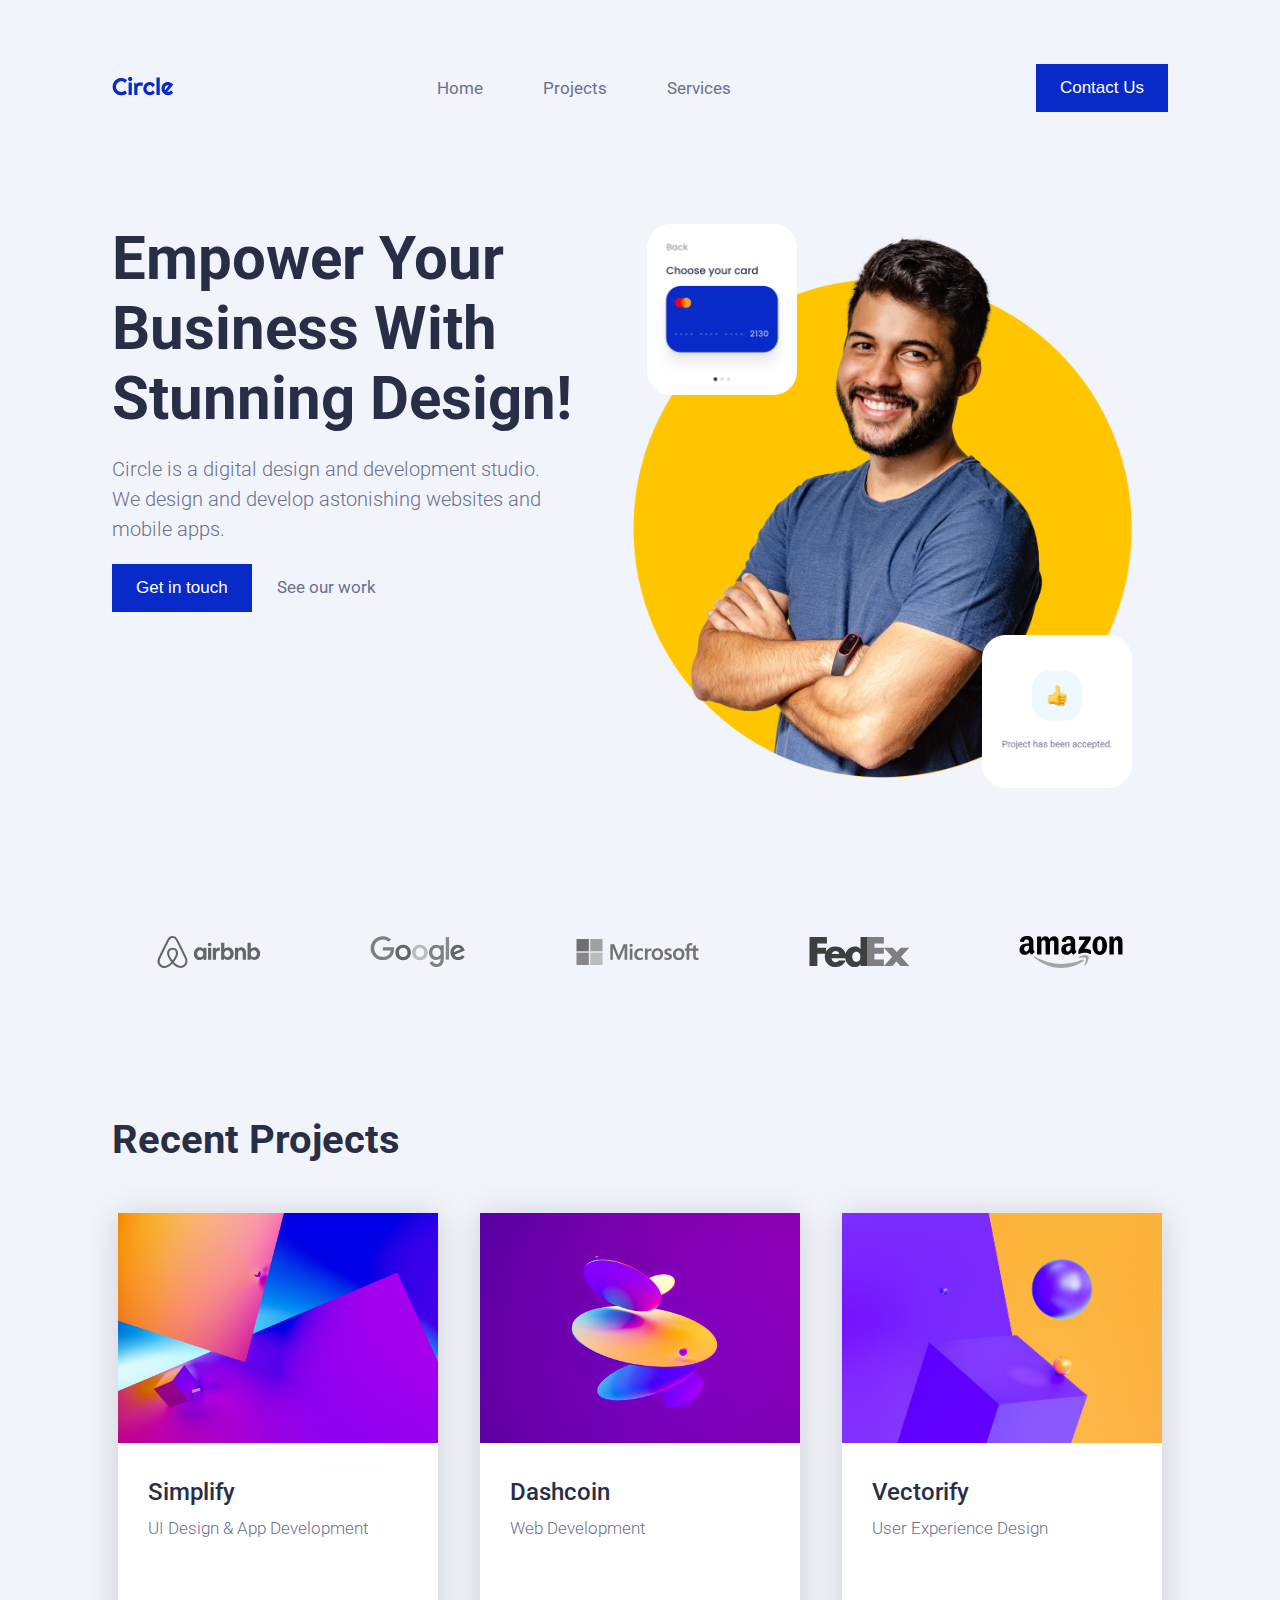
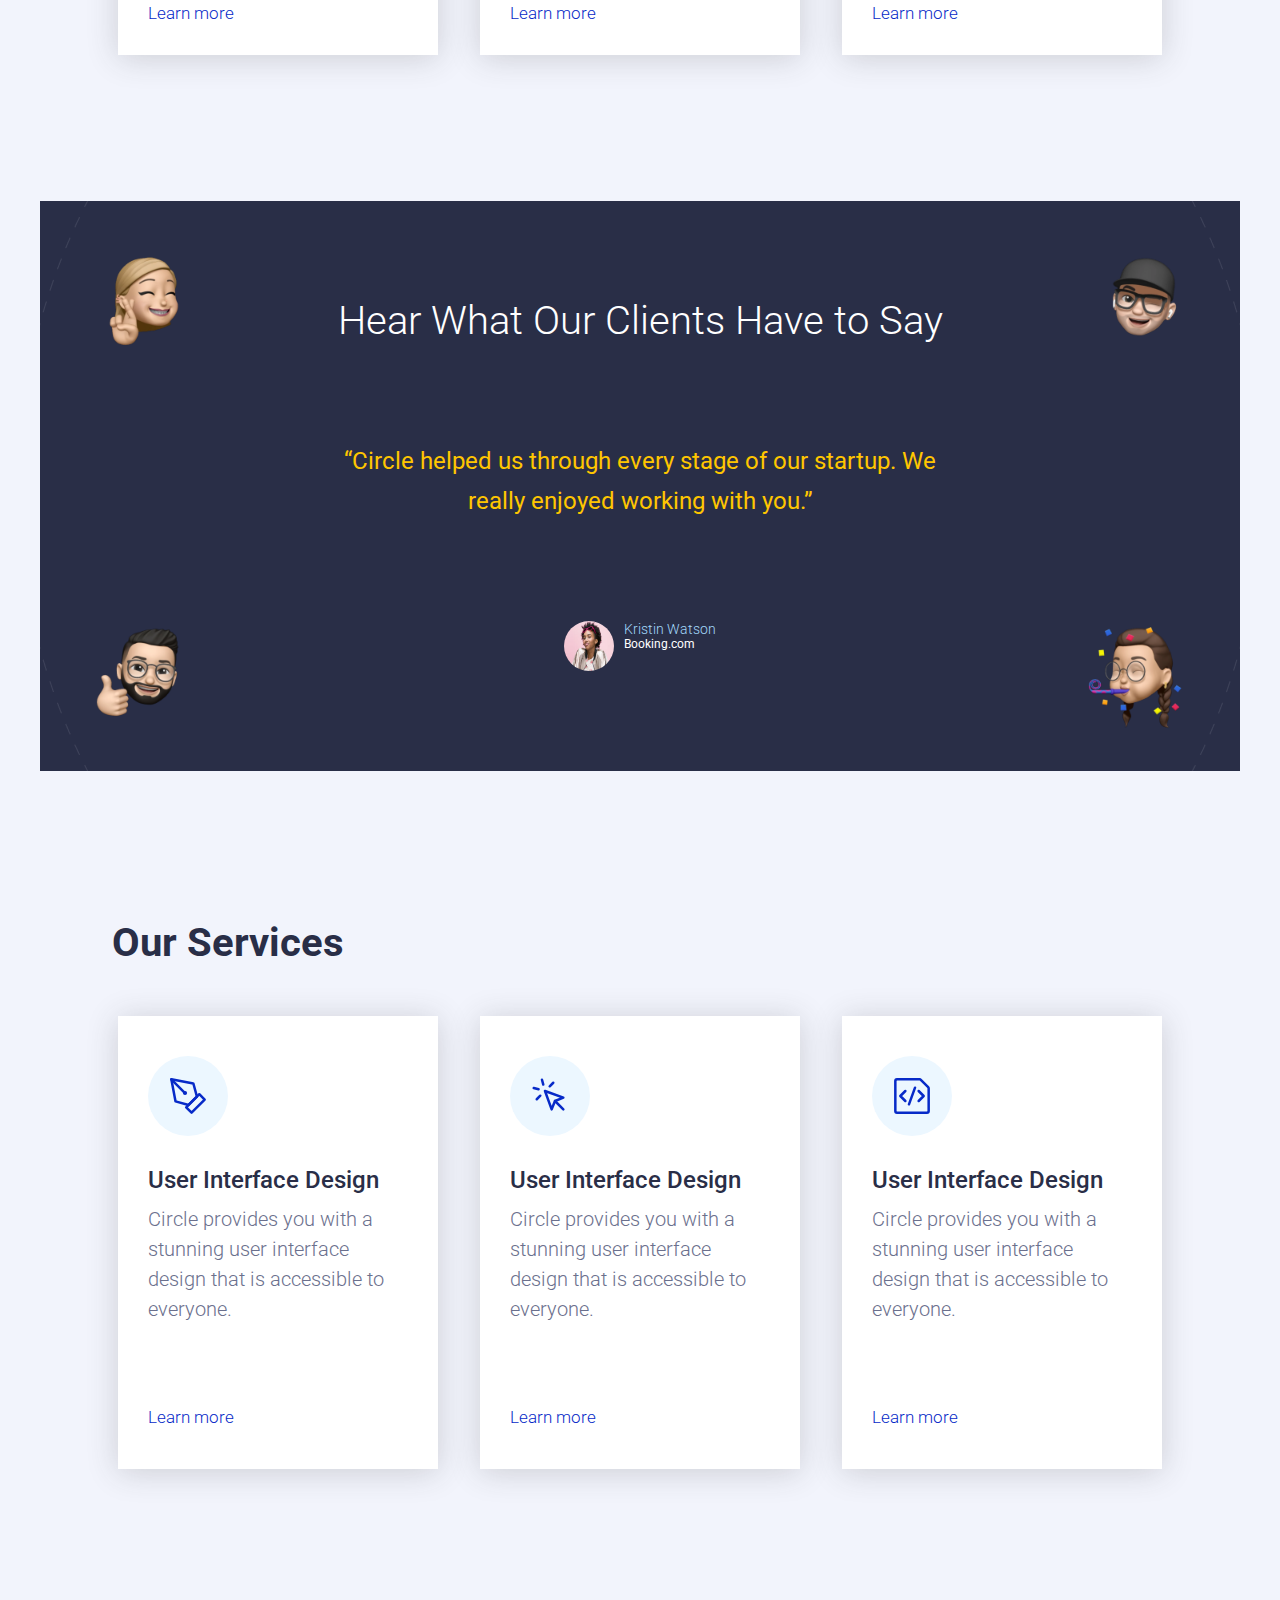
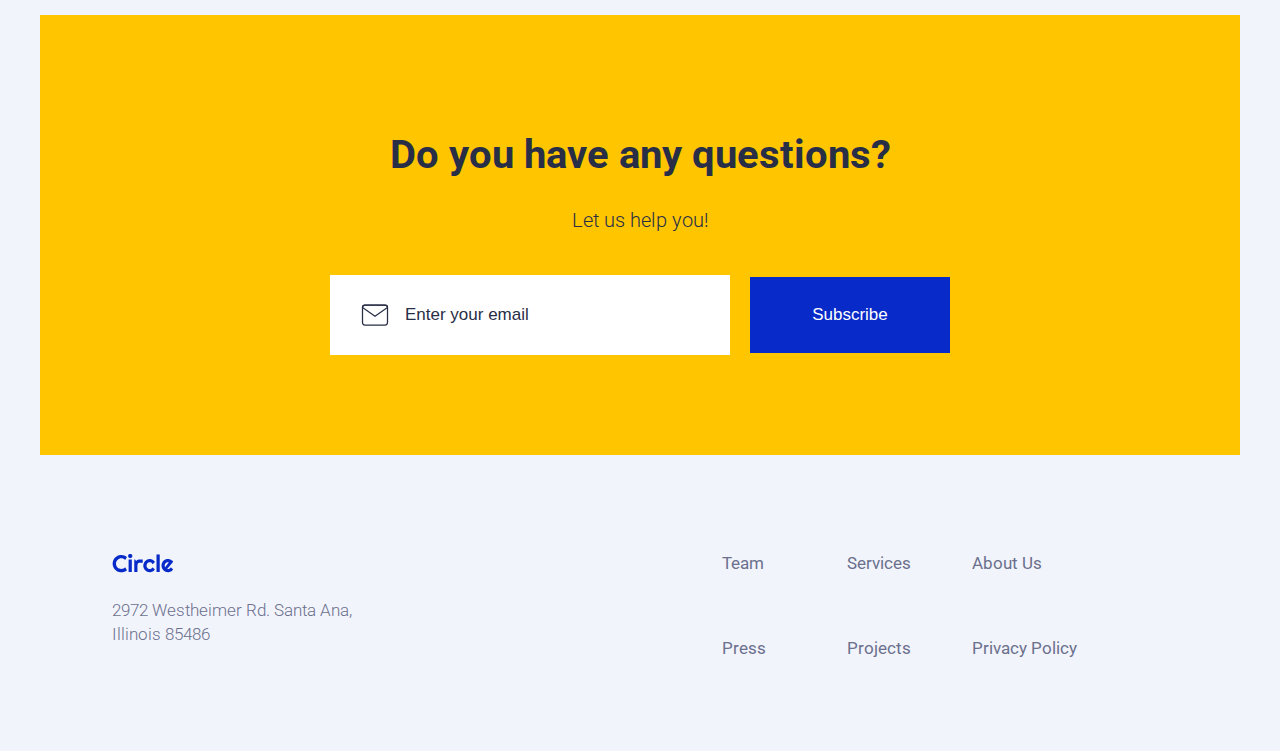
<file: index.html>
<!DOCTYPE html>
<html lang="en">

<head>
    <meta charset="UTF-8">
    <meta http-equiv="X-UA-Compatible" content="IE=edge">
    <meta name="viewport" content="width=device-width, initial-scale=1.0">
    <title>Circle Mid Project</title>
    <link type="text/css" rel="stylesheet" href="./main.css">
    <link type="text/css" rel="stylesheet" href="./index.css">
</head>

<body>
    <!-- Header -->
    <header class="large-padding">
        <a href="/index.html" class="circle-logo">
            <img alt="Circle Logo" src="./project-assets/logos/circle.svg">
        </a>
        <nav class="nav-bar">
            <ul class="nav-menu">
                <li class="nav-item">
                    <a href="/index.html" class="nav-link">Home</a>
                </li>
                <li class="nav-item">
                    <a href="./project-page/project-page.html" class="nav-link">Projects</a>
                </li>
                <li class="nav-item">
                    <a href="" class="nav-link">Services</a>
                </li>
                <li class="nav-item">
                    <a href="./contact-us-page/contact-us-page.html" class="nav-link contact-us">Contact Us</a>
                </li>
            </ul>
            <div class="hamburger">
                <span class="bar"></span>
                <span class="bar"></span>
                <span class="bar"></span>
            </div>
        </nav>
            <button class="contact-us-button">Contact Us</button>
    </header>
    <!-- Section 1 -->
    <section class="section-one large-padding">
        <div class="content-one">
            <h1>Empower Your Business With Stunning Design!</h1>
            <p class="body-regular">Circle is a digital design and development studio. We design and develop astonishing
                websites and mobile apps. </p>
            <div class="buttons-part">
                <button class="get-in-touch">Get in touch</button>
                <a class="see-work-button">See our work</a>
            </div>
        </div>
        <div class="hero-section">
            <img alt="Card 1" width="100%" src="./project-assets/hero-section/hero-image.png">
            <img alt="Card 1" class="card-1" src="./project-assets/hero-section/card-1.png">
            <img alt="Card 2" class="card-2" src="./project-assets/hero-section/card-2.png">
        </div>
    </section>
    <!-- Clients Logo -->
    <section class="client-logos large-padding">
        <img alt="Airbnb Logo" src="./project-assets/logos/airbnb-logo.svg">
        <img alt="Google Logo" src="./project-assets/logos/google-logo.svg">
        <img alt="Microsoft Logo" src="./project-assets/logos/microsoft-logo.svg">
        <img alt="FedEx Logo" src="./project-assets/logos/fedex-logo.svg">
        <img alt="Amazon Logo" src="./project-assets/logos/amazon-logo.svg">
    </section>
    <!-- Projects -->
    <section class="projects large-padding">
        <h2>Recent Projects</h2>
        <div class="card-projects">
            <div class="card">
                <img alt="Simplify Project" width="100%" src="./project-assets/projects-section/1.jpg">
                <div class="text-cards">
                    <h3>Simplify</h3>
                    <p class="headline-regular">UI Design & App Development</p>
                    <a href="./project-page/project-page.html" class="card-link">Learn more</a>
                </div>
            </div>
            <div class="card">
                <img alt="Dashcoin Project" width="100%" src="./project-assets/projects-section/2.jpg">
                <div class="text-cards">
                    <h3>Dashcoin</h3>
                    <p class="headline-regular">Web Development</p>
                    <a href="" class="card-link">Learn more</a>
                </div>
            </div>
            <div class="card">
                <img alt="Vectorify Project" width="100%" src="./project-assets/projects-section/3.jpg">
                <div class="text-cards">
                    <h3>Vectorify</h3>
                    <p class="headline-regular">User Experience Design</p>
                    <a href="" class="card-link">Learn more</a>
                </div>
            </div>
        </div>
    </section>
    <!-- Testimonials -->
    <section class="testimonial-section small-padding">
        <img class="blonde" alt="Memoji 1" src="./project-assets/testimonial-section/memoji-1.png">
        <img class="cap" alt="Memoji 2" src="./project-assets/testimonial-section/memoji-2.png">
        <img class="glasses" alt="Memoji 3" src="./project-assets/testimonial-section/memoji-3.png">
        <img class="party" alt="Memoji 4" src="./project-assets/testimonial-section/memoji-4.png">
        <h2>Hear What Our Clients Have to Say</h2>
        <p class="testimonial-text">“Circle helped us through every stage of our startup. We really enjoyed working with
            you.”</p>
        <div class="clients-information">
            <img class="client" alt="Client Profile" src="./project-assets/testimonial-section/profile.png">
            <div class="client-box">
                <h6>Kristin Watson</h6>
                <p class="client-text">Booking.com</p>
            </div>
        </div>
        </div>
    </section>
    <!-- Services -->
    <section class="services large-padding">
        <h2>Our Services</h2>
        <div class="card-container">
            <div class="card-service">
                <div class="rounded">
                    <img alt="Arrow Icon" class="card-icon" src="./project-assets/services-section/icons/1.svg">
                </div>
                <div class="text-cards">
                    <h3>User Interface Design</h3>
                    <p class="body-regular">Circle provides you with a stunning user interface design that is accessible
                        to
                        everyone.</p>
                    <a href="" class="card-link">Learn more</a>
                </div>
            </div>
            <div class="card-service">
                <div class="rounded">
                    <img alt="Arrow Icon" class="card-icon" src="./project-assets/services-section/icons/2.svg">
                </div>
                <div class="text-cards">
                    <h3>User Interface Design</h3>
                    <p class="body-regular">Circle provides you with a stunning user interface design that is accessible
                        to
                        everyone.</p>
                    <a href="" class="card-link">Learn more</a>
                </div>
            </div>
            <div class="card-service">
                <div class="rounded">
                    <img alt="Arrow Icon" class="card-icon" src="./project-assets/services-section/icons/3.svg">
                </div>
                <div class="text-cards">
                    <h3>User Interface Design</h3>
                    <p class="body-regular">Circle provides you with a stunning user interface design that is accessible
                        to
                        everyone.</p>
                    <a href="" class="card-link">Learn more</a>
                </div>
            </div>
        </div>
    </section>
    <!-- CTA -->
    <section class="cta-container small-padding">
        <h2>Do you have any questions?</h2>
        <p class="body-regular">Let us help you!</p>
        <div class="input-container">
            <input class="input" type="email" id="email" name="email" placeholder="Enter your email">
            <div class="button-subscribe">
                <button class="subscribe">Subscribe</button>
            </div>
        </div>
    </section>
    <!-- Footer -->
    <footer class="footer large-padding">
        <div class="circle-info">
            <img alt="Circle Logo" src="./project-assets/logos/circle.svg">
            <p class="headline-regular">2972 Westheimer Rd. Santa Ana, Illinois 85486</p>
        </div>
        <div class="links">
            <a href="" class="footer-link">Team</a>
            <a href="" class="footer-link">Services</a>
            <a href="" class="footer-link">About Us</a>
            <a href="" class="footer-link">Press</a>
            <a href="" class="footer-link">Projects</a>
            <a href="" class="footer-link">Privacy Policy</a>
        </div>
    </footer>
</body>

<script src="/main.js"></script>

</html>
</file>
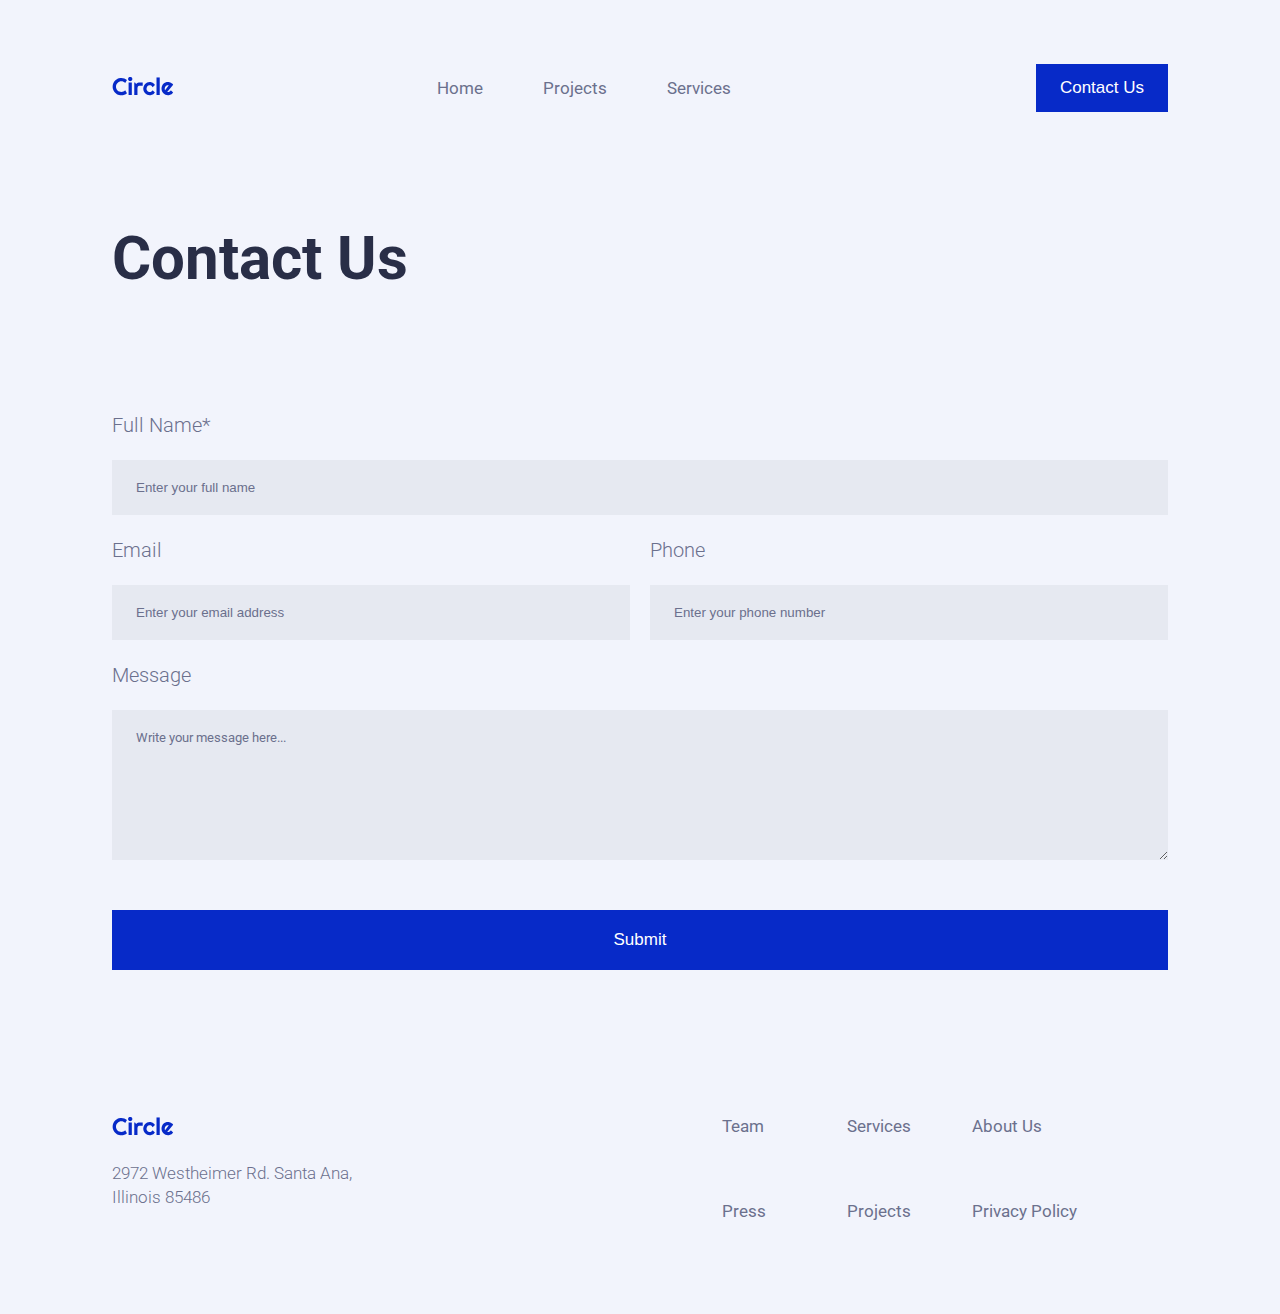
<file: contact-us-page/contact-us-page.html>
<!DOCTYPE html>
<html lang="en">

<head>
    <meta charset="UTF-8">
    <meta http-equiv="X-UA-Compatible" content="IE=edge">
    <meta name="viewport" content="width=device-width, initial-scale=1.0">
    <title>Contact Us</title>
    <link type="text/css" rel="stylesheet" href="../main.css">
    <link type="text/css" rel="stylesheet" href="../index.css">
    <link type="text/css" rel="stylesheet" href="./contact-us-page.css">
</head>

<body>
    <!-- Header -->
    <header class="large-padding">
        <a href="../index.html" class="circle-logo">
            <img alt="Circle Logo" src="../project-assets/logos/circle.svg">
        </a>
        <nav class="nav-bar">
            <ul class="nav-menu">
                <li class="nav-item">
                    <a href="../index.html" class="nav-link">Home</a>
                </li>
                <li class="nav-item">
                    <a href="../project-page/project-page.html" class="nav-link">Projects</a>
                </li>
                <li class="nav-item">
                    <a href="" class="nav-link">Services</a>
                </li>
                <li class="nav-item">
                    <a href="./contact-us-page.html" class="nav-link contact-us">Contact Us</a>
                </li>
            </ul>
            <div class="hamburger">
                <span class="bar"></span>
                <span class="bar"></span>
                <span class="bar"></span>
            </div>
        </nav>
        <button class="contact-us-button">Contact Us</button>
    </header>
    <!-- Title -->
    <section class="section-text large-padding">
        <div class="Title">
            <h1>Contact Us</h1>
        </div>
    </section>
    <!-- Contact Form -->
    <div class="contact-us-form large-padding">
        <form action="">
        <div class="input-box">
          <label class="body-regular" for="fname">Full Name*</label>
          <input type="text" id="fname" name="firstname" placeholder="Enter your full name">
        </div>
        <div class="second-line">
        <div class="input-box">
          <label class="body-regular" for="email">Email</label>
          <input type="email" id="email-contact" name="email-input" placeholder="Enter your email address">
        </div>
        <div class="input-box">
          <label class="body-regular" for="phone">Phone</label>
          <input type="tel" id="phone" name="phone-input" placeholder="Enter your phone number">
        </div>
        </div>
        <div class="input-box">
          <label class="body-regular" for="message">Message</label>
          <textarea id="message" name="message" placeholder="Write your message here..."></textarea>
        </div>

        <input class="submit-button" type="button" value="Submit">

    </div>
        </form>
      </div>

    <!-- Footer -->
    <footer class="footer large-padding">
        <div class="circle-info">
            <img alt="Circle Logo" src="../project-assets/logos/circle.svg">
            <p class="headline-regular">2972 Westheimer Rd. Santa Ana, Illinois 85486</p>
        </div>
        <div class="links">
            <a href="" class="footer-link">Team</a>
            <a href="" class="footer-link">Services</a>
            <a href="" class="footer-link">About Us</a>
            <a href="" class="footer-link">Press</a>
            <a href="../project-page/project-page.html" class="footer-link">Projects</a>
            <a href="" class="footer-link">Privacy Policy</a>
        </div>
    </footer>
</body>

<script src="../main.js"></script>
<script src="contact-us-page.js"></script>

</html>
</file>
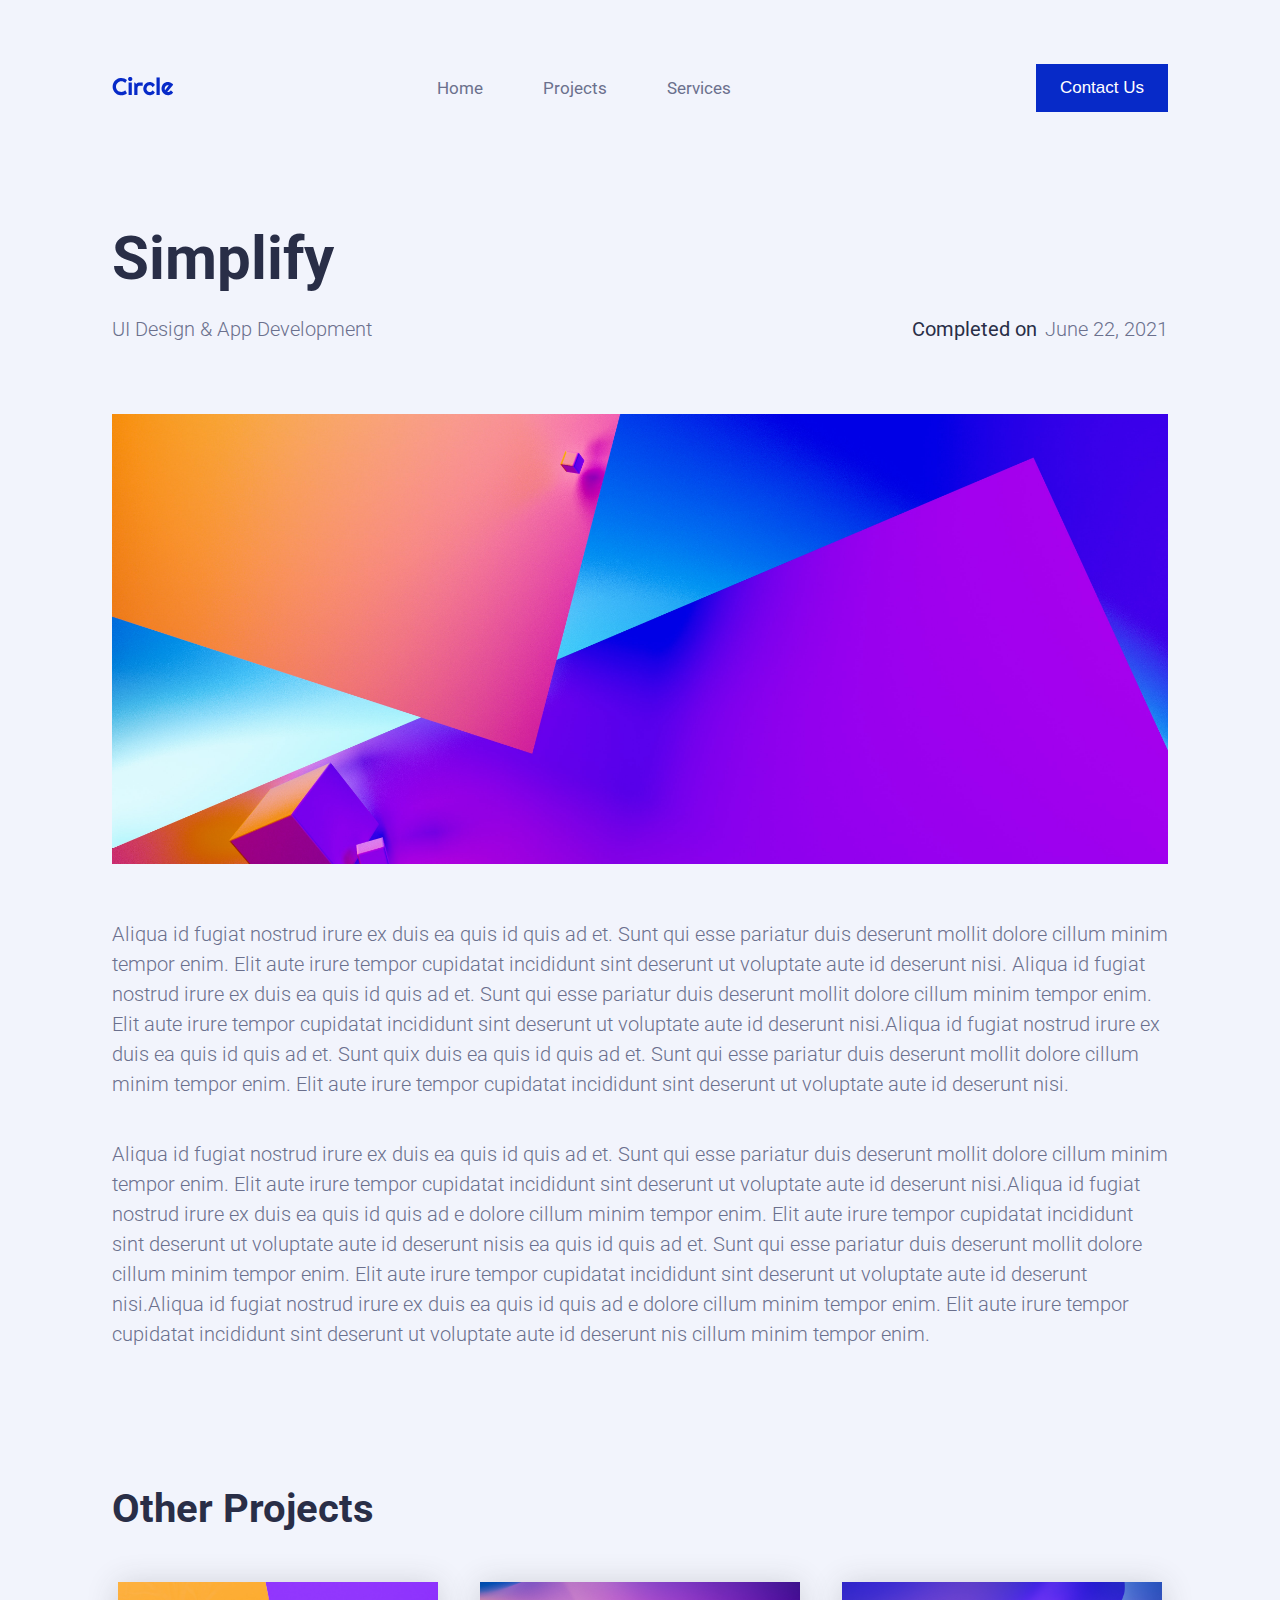
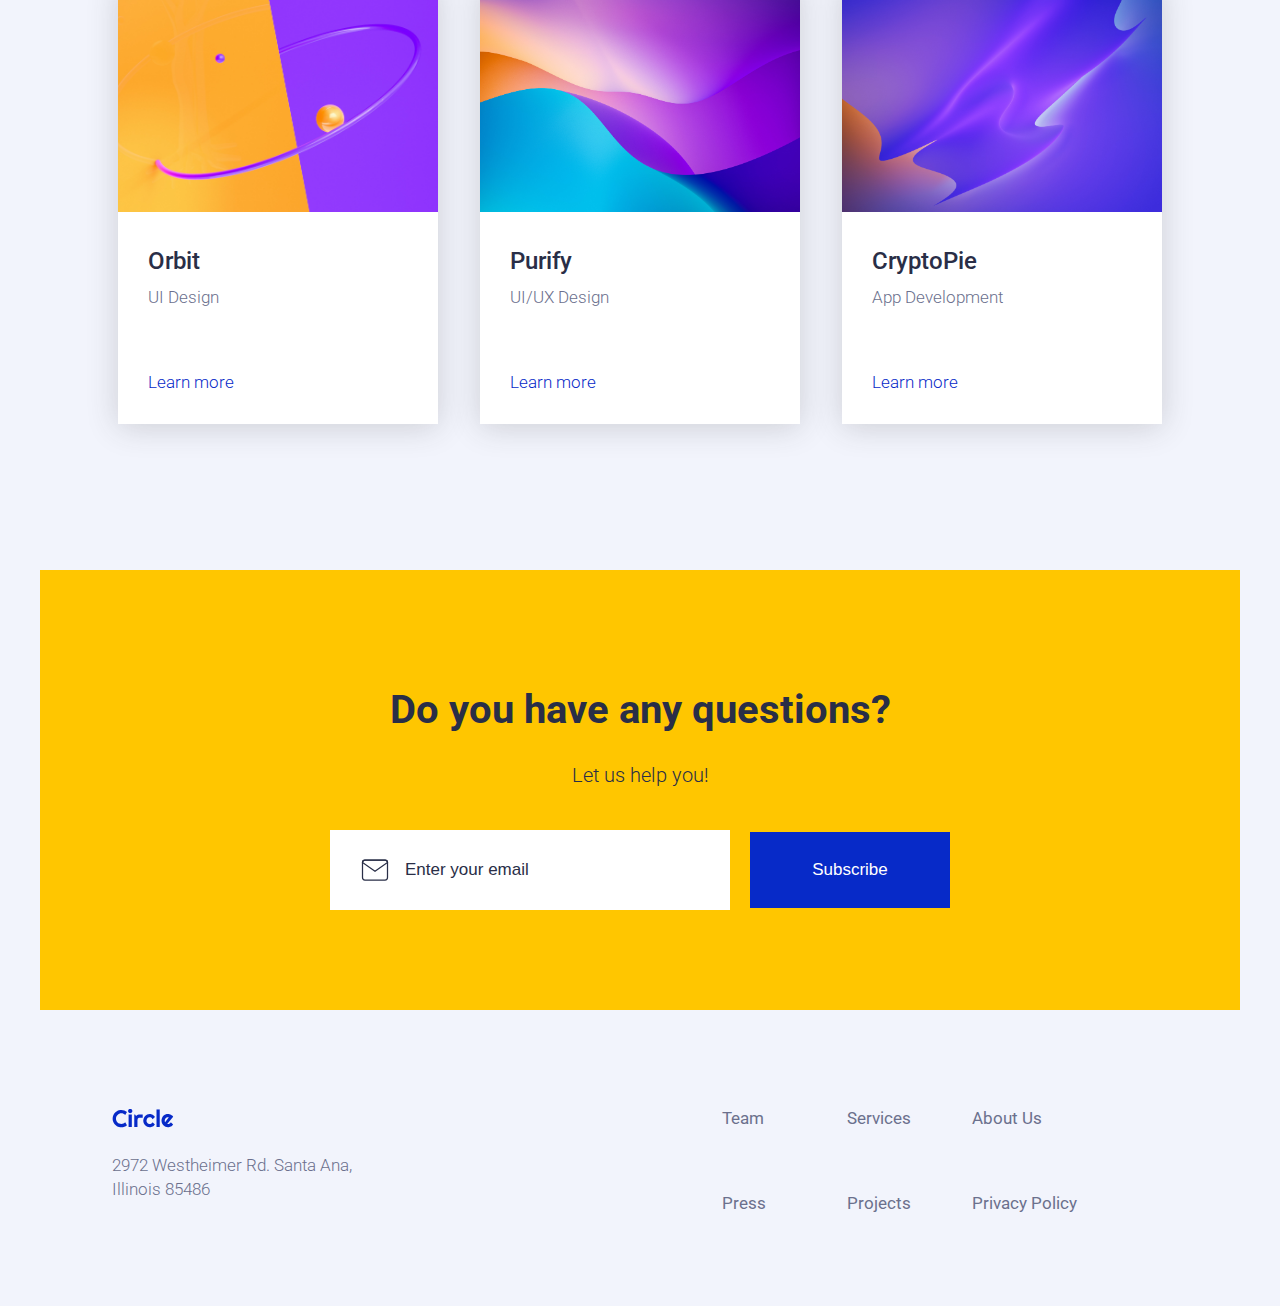
<file: project-page/project-page.html>
<!DOCTYPE html>
<html lang="en">

<head>
    <meta charset="UTF-8">
    <meta http-equiv="X-UA-Compatible" content="IE=edge">
    <meta name="viewport" content="width=device-width, initial-scale=1.0">
    <title>Project Page</title>
    <link type="text/css" rel="stylesheet" href="../main.css">
    <link type="text/css" rel="stylesheet" href="../index.css">
    <link type="text/css" rel="stylesheet" href="./project-page.css">
</head>

<body>
    <!-- Header -->
    <header class="large-padding">
        <a href="../index.html" class="circle-logo">
            <img alt="Circle Logo" src="../project-assets/logos/circle.svg">
        </a>
        <nav class="nav-bar">
            <ul class="nav-menu">
                <li class="nav-item">
                    <a href="../index.html" class="nav-link">Home</a>
                </li>
                <li class="nav-item">
                    <a href="./project-page.html" class="nav-link">Projects</a>
                </li>
                <li class="nav-item">
                    <a href="" class="nav-link">Services</a>
                </li>
                <li class="nav-item">
                    <a href="../contact-us-page/contact-us-page.html" class="nav-link contact-us">Contact Us</a>
                </li>
            </ul>
            <div class="hamburger">
                <span class="bar"></span>
                <span class="bar"></span>
                <span class="bar"></span>
            </div>
        </nav>
        <button class="contact-us-button">Contact Us</button>
    </header>
    <!-- Section 1 -->
    <section class="section-text large-padding">
        <div class="Title">
            <h1>Simplify</h1>
            <div class="subtitle">
                <p class="body-regular">UI Design & App Development</p>
                <aside class="body-regular blog-information"><span class="body-regular span-blog-information">Completed
                        on</span>June 22, 2021</aside>
            </div>
        </div>
        <div class="image-card">
            <img alt="Card 1" width="100%" src="../project-assets/projects-section/1.jpg">
        </div>
        <div class="text-image">
            <p class="body-regular">Aliqua id fugiat nostrud irure ex duis ea quis id quis ad et. Sunt qui esse pariatur
                duis deserunt mollit dolore cillum minim tempor enim. Elit aute irure tempor cupidatat incididunt sint
                deserunt ut voluptate aute id deserunt nisi. Aliqua id fugiat nostrud irure ex duis ea quis id quis ad
                et. Sunt qui esse pariatur duis deserunt mollit dolore cillum minim tempor enim. Elit aute irure tempor
                cupidatat incididunt sint deserunt ut voluptate aute id deserunt nisi.Aliqua id fugiat nostrud irure ex
                duis ea quis id quis ad et. Sunt quix duis ea quis id quis ad et. Sunt qui esse pariatur duis deserunt
                mollit dolore cillum minim tempor enim. Elit aute irure tempor cupidatat incididunt sint deserunt ut
                voluptate aute id deserunt nisi.</p>
            <p class="body-regular">Aliqua id fugiat nostrud irure ex duis ea quis id quis ad et. Sunt qui esse pariatur
                duis deserunt mollit dolore cillum minim tempor enim. Elit aute irure tempor cupidatat incididunt sint
                deserunt ut voluptate aute id deserunt nisi.Aliqua id fugiat nostrud irure ex duis ea quis id quis ad e
                dolore cillum minim tempor enim. Elit aute irure tempor cupidatat incididunt sint deserunt ut voluptate
                aute id deserunt nisis ea quis id quis ad et. Sunt qui esse pariatur duis deserunt mollit dolore cillum
                minim tempor enim. Elit aute irure tempor cupidatat incididunt sint deserunt ut voluptate aute id
                deserunt nisi.Aliqua id fugiat nostrud irure ex duis ea quis id quis ad e dolore cillum minim tempor
                enim. Elit aute irure tempor cupidatat incididunt sint deserunt ut voluptate aute id deserunt nis cillum
                minim tempor enim. </p>
        </div>
    </section>
    <!-- Projects -->
    <section class="projects large-padding">
        <h2>Other Projects</h2>
        <div class="card-projects">
            <div class="card">
                <img alt="Orbit Project" width="100%" src="../project-assets/projects-section/4.jpg">
                <div class="text-cards">
                    <h3>Orbit</h3>
                    <p class="headline-regular">UI Design</p>
                    <a href="" class="card-link">Learn more</a>
                </div>
            </div>
            <div class="card">
                <img alt="Purify Project" width="100%" src="../project-assets/projects-section/5.jpg">
                <div class="text-cards">
                    <h3>Purify</h3>
                    <p class="headline-regular">UI/UX Design</p>
                    <a href="" class="card-link">Learn more</a>
                </div>
            </div>
            <div class="card">
                <img alt="CryptoPie Project" width="100%" src="../project-assets/projects-section/6.jpg">
                <div class="text-cards">
                    <h3>CryptoPie</h3>
                    <p class="headline-regular">App Development</p>
                    <a href="" class="card-link">Learn more</a>
                </div>
            </div>
        </div>
    </section>
    <!-- CTA -->
    <section class="cta-container small-padding">
        <h2>Do you have any questions?</h2>
        <p class="body-regular">Let us help you!</p>
        <div class="input-container">
            <input class="input" type="email" id="email" name="email" placeholder="Enter your email">
            <div class="button-subscribe">
                <button class="subscribe">Subscribe</button>
            </div>
        </div>
    </section>
    <!-- Footer -->
    <footer class="footer large-padding">
        <div class="circle-info">
            <img alt="Circle Logo" src="../project-assets/logos/circle.svg">
            <p class="headline-regular">2972 Westheimer Rd. Santa Ana, Illinois 85486</p>
        </div>
        <div class="links">
            <a href="" class="footer-link">Team</a>
            <a href="" class="footer-link">Services</a>
            <a href="" class="footer-link">About Us</a>
            <a href="" class="footer-link">Press</a>
            <a href="./project-page.html" class="footer-link">Projects</a>
            <a href="" class="footer-link">Privacy Policy</a>
        </div>
    </footer>
</body>

<script src="../main.js"></script>

</html>
</file>
<file: main.css>
/* Font family */ 
@import url('https://fonts.googleapis.com/css2?family=Roboto:wght@400;500;700&display=swap');

/* Colors */ 

:root {
    --primary-default: #072AC8;
    --primary-hover: #a2d6f9;
    --primary-tapped: #d1edff;
    --neutral-dark: #292e47;
    --neutral-medium: #6b708d;
    --neutral-light: #f2f4fc;
    --neutral-lightBlue: #ecf7ff;
    --secondary: #ffc600;
    --accent: #43d2ff;
}

/* Page */ 

* {
    margin: 0; 
    padding: 0; 
    box-sizing: border-box;
    list-style: none;
}

body {
    font-family: 'Roboto';
    font-size: 20px;
    position: relative;
    background-color: var(--neutral-light);
    color: var(--neutral-medium); 
}

html, body{
    overflow-x: hidden !important;
  }

/* Text */ 

h1 {
    font-size: 40px; 
    line-height: 42px;
    font-weight: 700;
    color: var(--neutral-dark); 
}

h2 {
    font-size: 32px; 
    line-height: 28px;
    font-weight: 700;
    color: var(--neutral-dark); 
}

h3 {
    font-size: 24px; 
    line-height: 38px;
    font-weight: 500;
    color: var(--neutral-dark); 
}

body a {
    text-decoration: none;
    color: var(--neutral-medium);
}

.body-regular {
    font-size: 20px; 
    line-height: 30px;
    font-weight: 300;
    color: var(--neutral-medium);
    margin-bottom: 20px;
}

.headline-regular {
    font-size: 16px; 
    line-height: 24px;
    font-weight: 300;
    color: var(--neutral-medium);
}

.card-link {
    font-size: 16px; 
    line-height: 24px;
    font-weight: 300;
    color: var(--primary-default);
}

.card-link:hover {
    color: var(--primary-hover);
}

/* Media 800px */ 

@media only screen and (min-width: 800px) {
    h1 {
        font-size: 48px;
        line-height: 50px;
      }
      
    h2 {
        font-size: 30px;
        line-height: 47px;
      }
    
    h3 {
        font-size: 24px;
        line-height: 28px; 
      }

    .headline-regular {
        font-size: 17px; 
        line-height: 24px;
    }

    .card-link {
        font-size: 17px; 
        line-height: 24px;
    }
}

/* Media 1024px */ 

@media only screen and (min-width: 1024px) {
    h1 {
        font-size: 60px;
        line-height: 70px;
      }
      
    h2 {
        font-size: 40px;
        line-height: 47px;
      }
}

/* pagePaddings */ 

.large-padding {
    padding: 1rem 3rem 1rem 3rem;
  }

  @media(min-width: 800px){
    .large-padding{
        padding: 2rem 5rem 2rem 5rem;
      }
    }

  @media(min-width: 1024px){
  .large-padding{
      padding: 3rem 7rem 3rem 7rem ;
    }
  }

.small-padding {
    margin: 3rem auto;
  }
 
/* Button */ 

.contact-us-button {
    background-color: var(--primary-default);
    font-weight: 300;
    color: #fff;
    padding: 14px 24px;
    border: none; 
    font-size: 17px;
}

.contact-us-button:hover,
.contact-us-button:focus {
    background-color: var(--primary-hover); 
}

/* navBar */ 

header {
  display: flex;
  align-items: center;
  justify-content: space-between;
  padding: 4rem;
  padding-bottom: 0;
  z-index: 9999;   
}

.circle-logo {
    width: 5rem;
}

.nav-bar {
    min-height: 80px;
    display: flex;
    justify-content: space-between;
    align-items: center;
}

.nav-menu {
    display: flex;
    justify-content: space-between;
    align-items: center;
    gap: 60px;
    font-size: 17px;
}

.nav-link {
    transition: 0.7s ease;
}

.nav-link:hover{
    color: var(--primary-default); 
}

.nav-link:active{
    color: var(--primary-default); 
}

.hamburger {
    display: none;
    cursor: pointer;
}

.bar {
    display: block; 
    width: 25px;
    height: 3px; 
    margin: 5px auto; 
    -webkit-transition-: all 0.3s ease-in-out;
    transition: all 0.3s ease-in-out;
    background-color: var(--primary-default);
}

.contact-us {
    display: none;
}

/* Media 800px */ 

@media (max-width: 1023px){
    .hamburger{
        display:block;    
    }

    .hamburger.active .bar:nth-child(2){
        opacity: 0; 
    }

    .hamburger.active .bar:nth-child(1){
        transform: translate(50px, 10px);
        transform: rotate(45deg);
    }

    .hamburger.active .bar:nth-child(3){
        transform: translate(20px);
        transform: rotate(-45deg);
    }

    .nav-menu {
        position: fixed;
        left: -100%; 
        top: 0; 
        padding-top: 70px;
        padding-bottom: 380px;
        width: 80vw;
        height: 100vh;
        gap: 0; 
        flex-direction: column; 
        background-color: var(--primary-default);
        text-align: center; 
        transition: 0.3s;
        color: #fff;
        z-index: 1;
    }

    .nav-item {
        margin: 16px 0; 
    }

    .nav-link {
        color: #fff;
    }

    .nav-link:hover {
        color: var(--primary-hover);
    }

    .nav-menu.active {
        left: 0; 
    }

    .contact-us-button {
        display: none;
    }

    .contact-us {
        display: flex;
    }

    a {
        padding: 0px;
    }
}

/* Media 1024px */ 

@media only screen and (min-width: 1024px) {

}
</file>
<file: index.css>
/* Section 1 */

.content-one {
    display:flex; 
    flex-direction: column;
    width: 90%;
}

h1 {
    margin-bottom: 20px;
}

.see-work-button {
    font-size: 17px;
    margin-top: 20px;
    padding-left: 20px;
}

.see-work-button:hover {
    color: var(--primary-default);
}

.get-in-touch {
    background-color: var(--primary-default);
    font-weight: 300;
    color: #fff;
    padding: 14px 24px;
    border: none; 
    font-size: 17px;
}

.get-in-touch:hover {
    background-color: var(--primary-hover); 
}

/* Hero Section */

.hero-section {
    margin-top: 60px;
    position: relative; 
}

.card-1 {
    width: 120px;
    position: absolute;
    top: 0;
    left: 15px; 
}

.card-2 {
    width: 120px;
    position: absolute;
    bottom: 0;
    right: 0px; 
}

/* Media 800px */

@media (min-width:800px) {

    .card-1 {
        width: 200px;
        position: absolute;
        top: 0;
        left: 15px; 
    }
    
    .card-2 {
        width: 200px;
        position: absolute;
        bottom: 0;
        right: 0px; 
    }
}

/* Media 1024px */

@media (min-width:1024px) {

    .content-one {
        width: 500px;
    }

    .content-one p {
        width: 450px;
    }

    .hero-section {
        margin-top: 0;
        position: relative;
        width: 500px;
    }

    .section-one {
        display: flex;
        flex-direction: row;
        justify-content: flex-start;
        gap: 20px;
    }

    .card-1 {
        width: 150px;
        position: absolute;
        top: 0;
        left: 15px; 
    }
    
    .card-2 {
        width: 150px;
        position: absolute;
        bottom: 0;
        right: 0px; 
    }
}

/* Clients Logos */

.client-logos {
    display: flex; 
    flex-direction: row;
    gap: 20px;
    flex-wrap: wrap;
    justify-content: space-around;
    padding-top: 100px;
    padding-bottom: 100px;
}

.client-logos img {
    filter: grayscale(100%);
}

.client-logos img:hover {
    filter: none;
}

/* Projects */

h2 {
    margin-bottom: 50px;
}

.card-projects {
    display: flex; 
    flex-direction: column;
}

.card {
    background-color: #ffff;
    box-shadow: 0 3px 30px rgb(55 55 55 / 0.2);
    margin-bottom: 50px;
}

.text-cards {
    margin: 30px; 
}

.text-cards h3 {
    padding-bottom: 10px;
}

.text-cards p {
    padding-bottom: 60px;
}

.card img{
    height: 230px;
    object-fit: cover;
    }

/* Media 600px */

@media (min-width:600px) {

    .card-projects {
        display: flex; 
        flex-direction: row;
        justify-content: space-around;
        gap: 30px;
    }

    .card {
        width: 320px;
    }
}

/* Testimonial Section */

.testimonial-section {
    background-color: var(--neutral-dark);
    background-image: url(./project-assets/testimonial-section/orbit.png);
    background-repeat: no-repeat;
    background-position: center; 
    position: relative;
    object-fit: cover;
}

.testimonial-section h2 {
    color: #fff; 
    text-align: center;
    font-weight: 300;
    padding-top: 200px;
    padding-left: 100px;
    padding-right: 100px;
    line-height: 40px;
    margin-bottom: 20px;
}

.testimonial-text {
    color: var(--secondary);
    text-align: center;
    padding-right: 90px;
    padding-left: 90px;
    font-size: 24px;
    line-height: 40px;
    padding-bottom: 30px;
}

.blonde {
    width: 120px;
    position: absolute;
    top: 40px;
    left: 40px; 
}

.cap {
    width: 120px;
    position: absolute;
    top: 40px;
    right: 40px; 
}

.glasses {
    width: 120px;
    position: absolute;
    bottom: 40px;
    left: 40px; 
}

.party {
    width: 120px;
    position: absolute;
    bottom: 40px;
    right: 40px; 
}

.clients-information {
    display: flex;
    justify-content: center;
    padding-bottom: 200px;
}

.clients-information h6 {
    padding-left: 10px;
    color: var(--primary-hover);
    font-weight: 300;
    font-size: 14px;
}

.client-box {
    display: flex; 
    flex-direction: column; 
}

.client-text {
    padding-left: 10px;
    font-size: 12px;
    color: #fff;
}

.clients-information img {
    height: 50px;
    width: 50px;
    border-radius: 50%;
}

/* Media 1024px */

@media (min-width:1024px) {

    .testimonial-section {
        margin-left: 40px;
        margin-right: 40px;
    }

    .testimonial-section h2 {
        margin-bottom: 100px;
        padding-top: 100px;
    }

    .testimonial-text {
        padding-left: 300px;
        padding-right: 300px;
        padding-bottom: 100px;
    }

    .clients-information {
        padding-bottom: 100px;
    }
}

/* Our Services */

.services {
    margin-top: 100px;
}

.rounded {
    background-color: var(--neutral-lightBlue);
    width: 80px;
    height: 80px;
    border-radius: 80px;
    margin: 30px;
    position: relative;
}

.card-icon {
    position: absolute;
    top: 20px;
    left: 20px; 
} 

.card-service {
    background-color: #ffff;
    box-shadow: 0 3px 30px rgb(55 55 55 / 0.2);
    margin-bottom: 50px;
    padding-bottom: 10px;
    padding-top: 10px;
}

/* Media 600px */

@media (min-width:600px) {

    .card-container {
        display: flex; 
        flex-direction: row;
        justify-content: space-around;
        gap: 30px;
    }

    .card-service {
        width: 320px;
    }
}

/* CTA */

.cta-container {
    background-color: var(--secondary);
    padding: 50px;
    display: flex;
    flex-direction: column;
    align-items: center;
    justify-content: center;
}

.cta-container div {
    display: flex;
    flex-direction: column;
    align-items: center;
}

.cta-container h2 {
    padding: 20px;
    padding-top: 70px;
    text-align: center;
    line-height: 40px;
    margin-bottom: 10px;
}

.cta-container p {
    color: var(--neutral-dark);
    text-align: center;
}

.input-container {
    padding-top: 20px;
}

.input {
    border: none; 
    padding: 30px 24px;
    width: 400px;
}

.subscribe {
    margin-top: 30px;
    background-color: var(--primary-default);
    font-weight: 300;
    color: #fff;
    padding: 28px 24px;
    border: none; 
    font-size: 17px;
    width: 400px;
}

.subscribe:hover {
    background-color: var(--primary-hover);
}

.button-subscribe {
    padding-bottom: 70px;
}

#email {
    background-image: url(./project-assets/newsletter/icon/mail.svg);
    background-repeat: no-repeat;
    background-size: 30px;
    padding-left: 75px;
    color: var(--neutral-dark);
    background-position: left;
    background-position-x: 30px;
    font-size: 17px; 
}

::placeholder {
    color: var(--neutral-dark);
}

/* Media 800px */

@media (min-width:800px) {

    .input-container {
        display: flex; 
        flex-direction: row;
        gap: 20px;
        justify-content: flex-start;
        padding-bottom: 50px;
    }

    .cta-container div {
        display: flex;
        flex-direction: row;
        justify-content: center;
    }

    .subscribe {
        width: 200px;
        margin-top: 0;
        padding: 28px 24px;
        
    }

    .button-subscribe {
        display: flex;
        justify-content: center;
        padding-bottom: 0;
    }
}

/* Media 1024px */

@media (min-width:1024px) {

    .cta-container {
        margin-left: 40px;
        margin-right: 40px;
    }
}

/* Footer */

.footer {
    display: grid;
    grid-gap: 10px;
    grid-template-columns: 600px 500px;
    grid-template-rows: 100px;
    grid-gap: 10px;
    overflow-y: hidden;
    overflow-x: hidden;
    margin-top: 50px;
    margin-bottom: 50px;
}

.links {
    display: grid;
    grid-gap: 10px;
    grid-template-columns: 120px 120px 120px;
    grid-template-rows: 80px 80px 80px;
    grid-gap: 5px;
}

.links a {
    font-size: 17px;
}

.links a:hover {
    color: var(--primary-default); 
}

.circle-info img {
    padding-bottom: 20px;
}

.circle-info p {
    width: 250px;
} 

/* Media 1023px */

@media (max-width:1023px) {

    .footer {
        display: flex;
        flex-direction: column;
        margin-top: 50px;
        margin-bottom: 10px;
    }
    
    .links {
        display: grid;
        grid-gap: 10px;
        grid-template-columns: 120px 120px 120px;
        grid-template-rows: 80px 80px;
        grid-gap: 5px;
    }

    .circle-info {
        padding-bottom: 50px;
    }

}
</file>
<file: contact-us-page/contact-us-page.css>
.input-box {
    display: flex;
    flex-direction: column;
    padding-bottom: 20px;
}

#fname {
    border: none; 
    padding: 20px 24px;
    width: 100%;
    background-color: #E6E9F1;
}

#email-contact, #phone {
    border: none; 
    padding: 20px 24px;
    width: 100%;
    background-color: #E6E9F1;
}

.second-line {
    display: flex;
    flex-direction: row;
    justify-content: space-between;
    gap: 20px;
}

.second-line .input-box {
    width: 50%;
}

#message {
    border: none; 
    padding: 20px 24px;
    height: 150px;
    width: 100%;
    background-color: #E6E9F1;
}

.contact-us-form ::placeholder {
    color: var(--neutral-medium);
}

.submit-button {
    margin-top: 30px;
    background-color: var(--primary-default);
    font-weight: 300;
    color: #fff;
    padding: 20px 24px;
    border: none; 
    font-size: 17px;
    width: 100%;
}

.submit-button:hover {
    background-color: var(--primary-hover);
}

.contact-us-form textarea {
    font-family: 'Roboto';
}
</file>
<file: project-page/project-page.css>
.subtitle {
    display: flex;
    justify-content: space-between;
    margin-bottom: 50px;
}

.span-blog-information {
    font-weight: 400;
    color: #292E47;
    margin-right: 8px;
}

@media (max-width:600px) {

    .subtitle {
        display: flex;
        flex-direction: column;
        margin-bottom: 28px;
    }
}

.image-card img {
    height: 250px;
    object-fit: cover;
    margin-bottom: 50px;
}

.text-image p {
    margin-bottom: 40px;

}

@media (min-width:800px) {

    .image-card img {
        height: 300px;
        object-fit: cover;
    }
}

@media (min-width:1024px) {

    .image-card img {
        height: 450px;
        object-fit: cover;
    }
}
</file>
